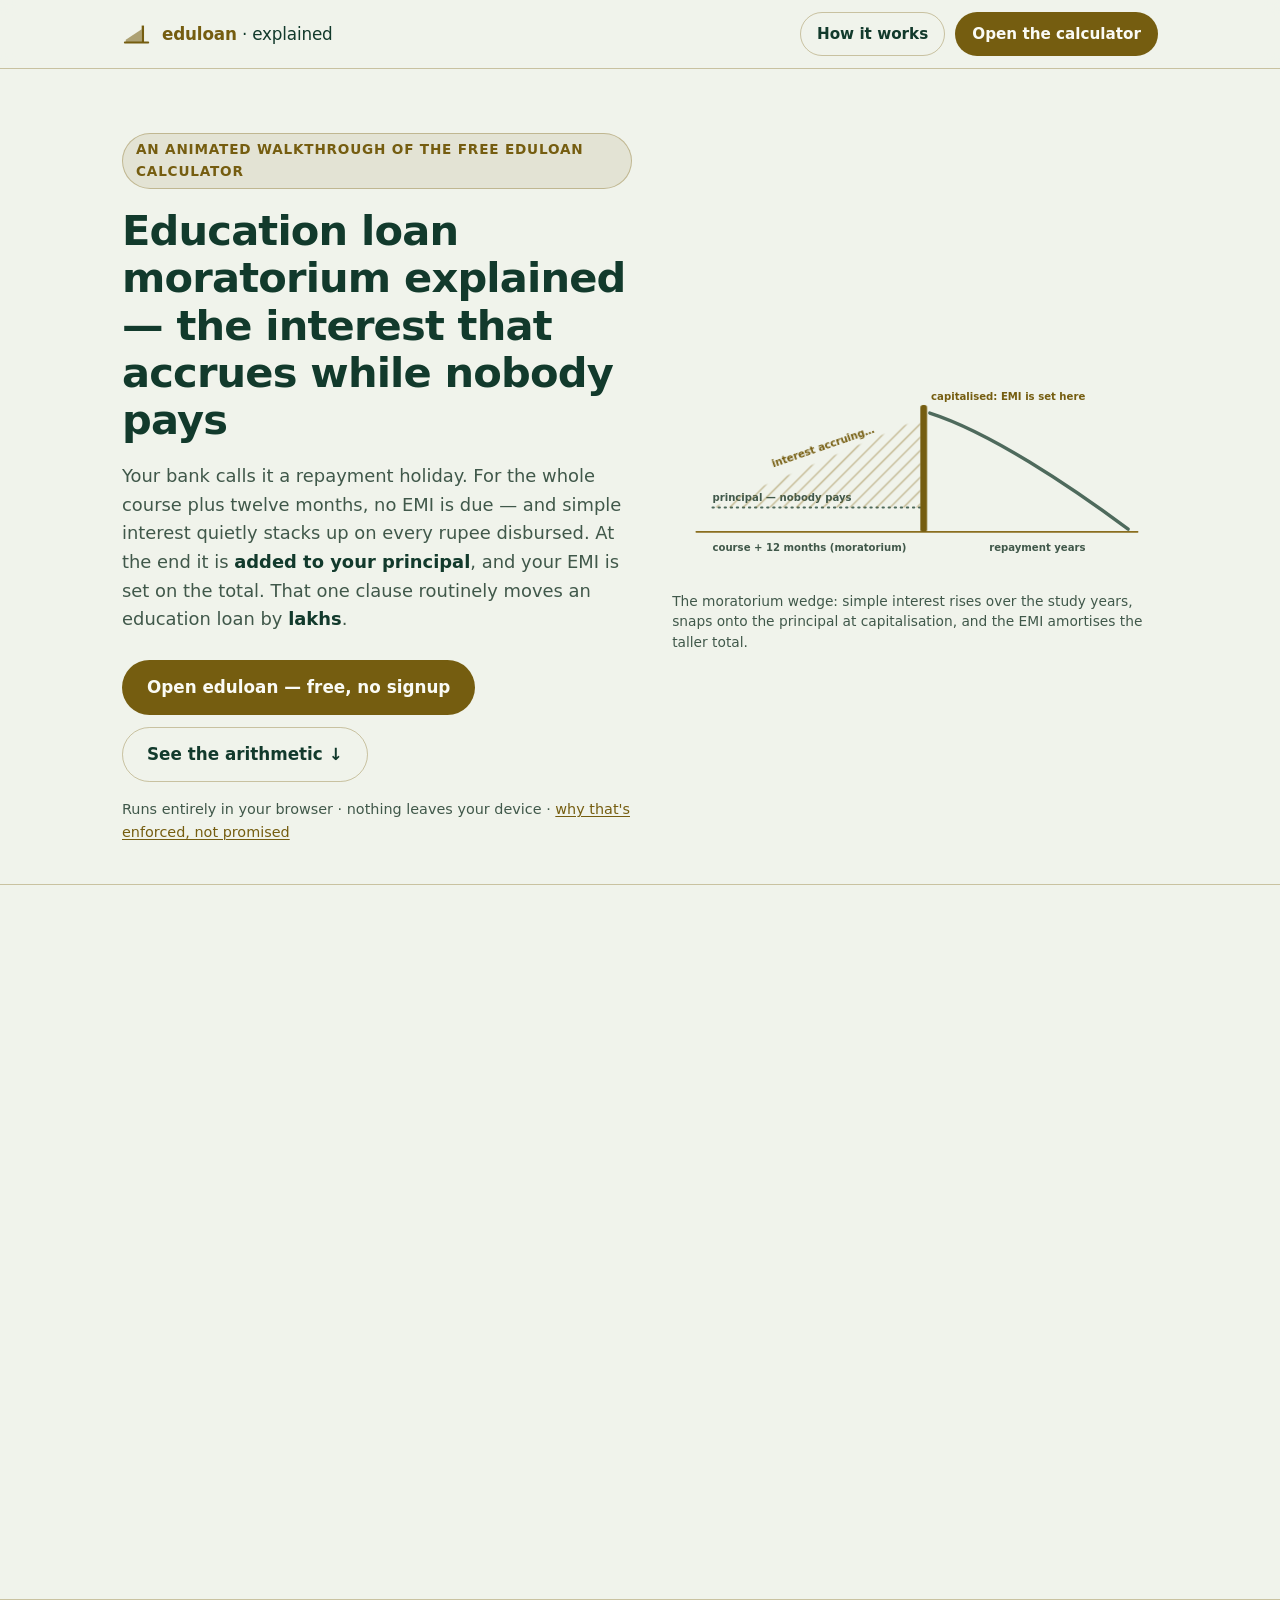
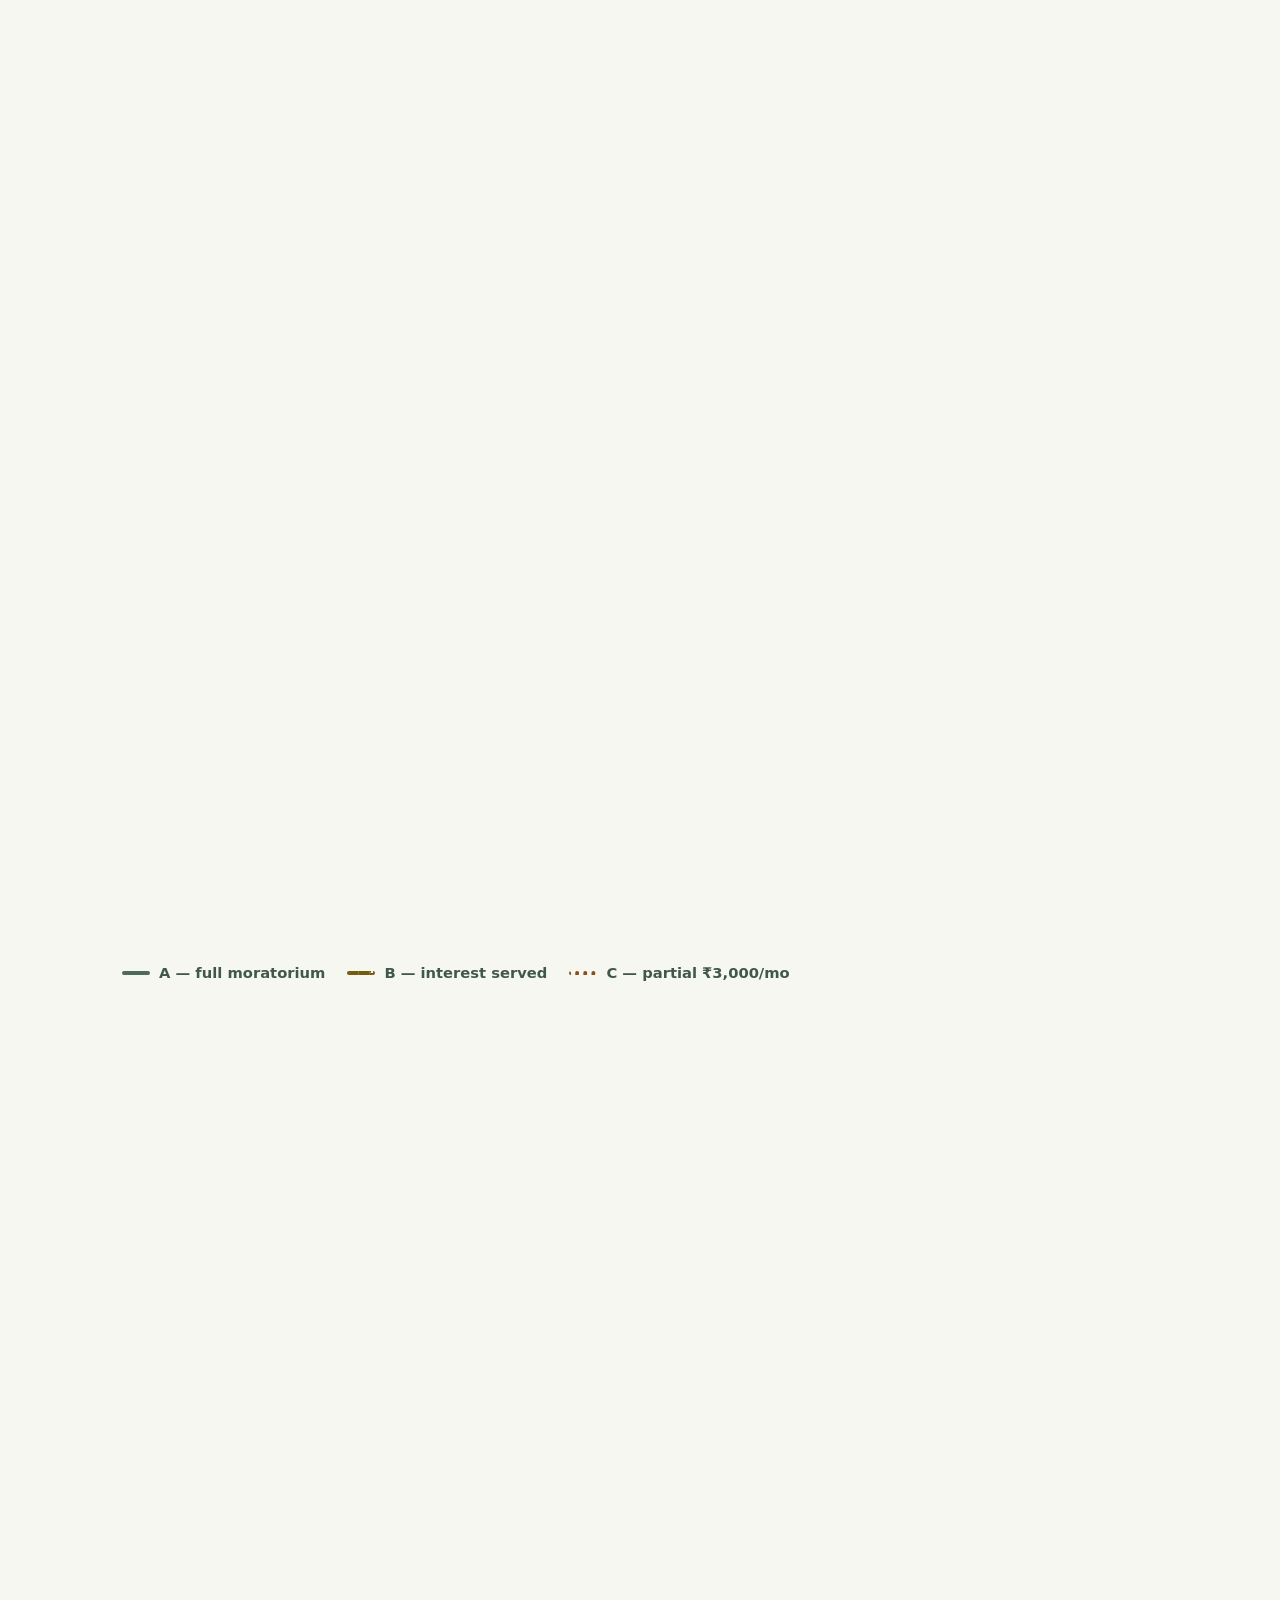
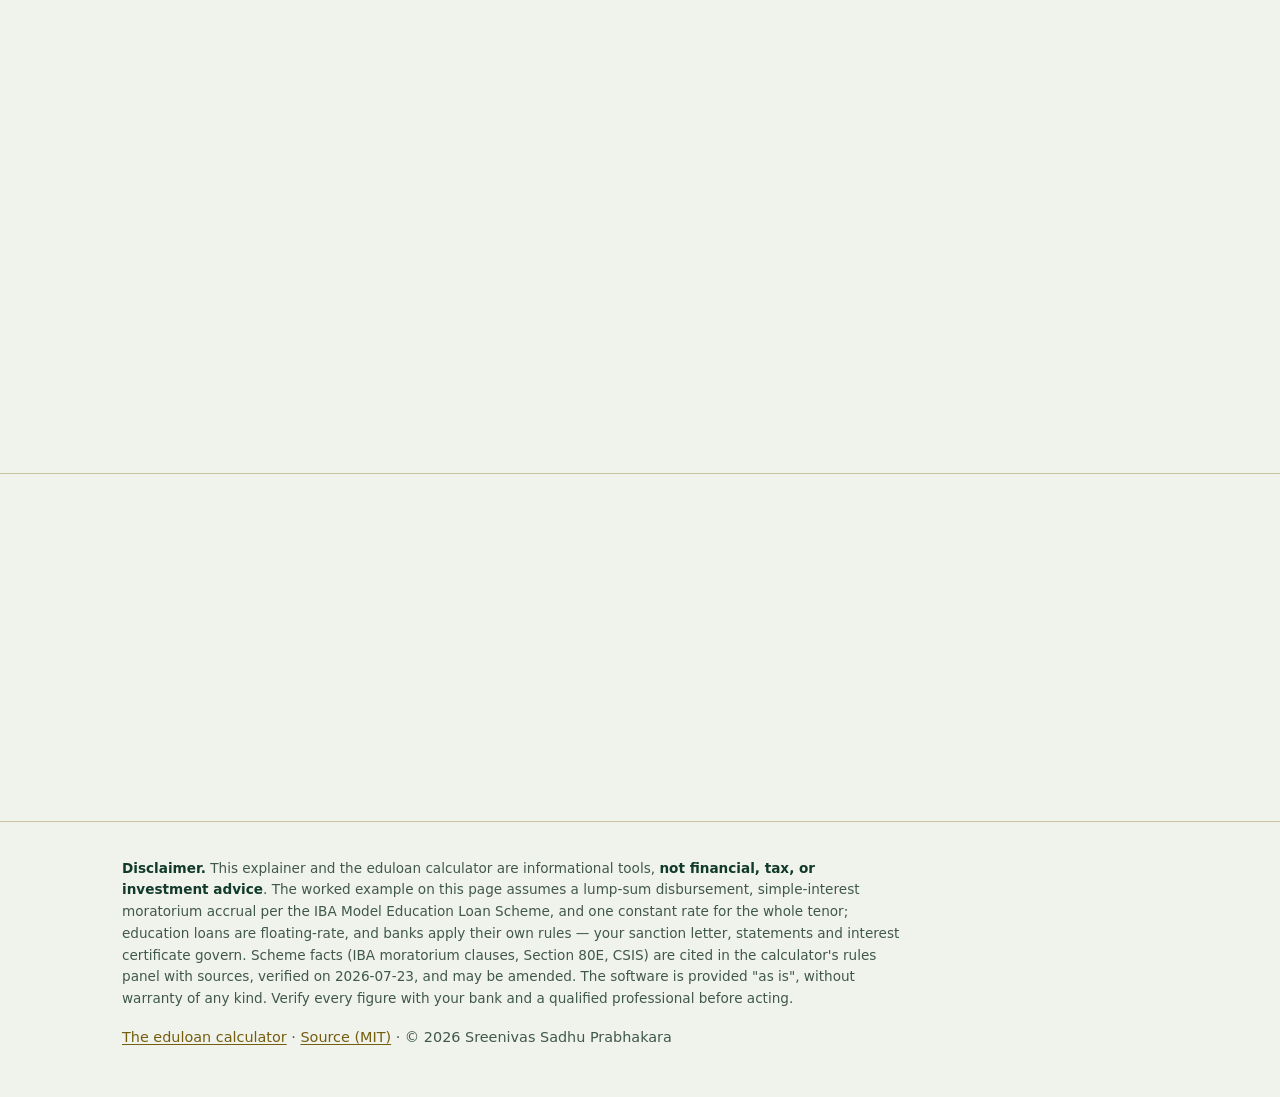
<file: index.html>
<!doctype html>
<html lang="en">
<head>
  <meta charset="utf-8">
  <meta name="viewport" content="width=device-width, initial-scale=1">
  <meta http-equiv="Content-Security-Policy" content="default-src 'self'; connect-src 'none'; img-src 'self' data:; base-uri 'none'; form-action 'none'; frame-ancestors 'none'; object-src 'none'">
  <title>eduloan explained — the education loan moratorium, animated: what the repayment holiday really costs</title>
  <meta name="description" content="Education loan moratorium explained: how simple interest accrues while nobody pays, why it is capitalised into your EMI, and how paying a little during study saves lakhs — an animated walkthrough of the free eduloan calculator.">
  <meta name="color-scheme" content="dark light">
  <link rel="canonical" href="https://sreenivas-sadhu-prabhakara.github.io/eduloan-explained/">
  <meta name="robots" content="index, follow, max-image-preview:large">
  <meta name="author" content="Sreenivas Sadhu Prabhakara">
  <meta name="keywords" content="education loan moratorium explained, education loan moratorium period, pay interest during moratorium, education loan emi calculator, moratorium interest capitalisation, IBA model education loan scheme, should I pay interest during study, education loan repayment holiday">
  <meta name="theme-color" content="#0B2B21" media="(prefers-color-scheme: dark)">
  <meta name="theme-color" content="#F0F3EB" media="(prefers-color-scheme: light)">

  <!-- Open Graph -->
  <meta property="og:type" content="website">
  <meta property="og:site_name" content="eduloan explained">
  <meta property="og:title" content="The education loan moratorium, explained — what the repayment holiday really costs">
  <meta property="og:description" content="Interest accrues while nobody pays, then it is added to your principal and your EMI is set on the total. An animated walkthrough of the choice that routinely moves an education loan by lakhs.">
  <meta property="og:url" content="https://sreenivas-sadhu-prabhakara.github.io/eduloan-explained/">
  <meta property="og:locale" content="en_IN">
  <meta property="og:image" content="https://sreenivas-sadhu-prabhakara.github.io/eduloan-explained/og-image.png">
  <meta property="og:image:width" content="1200">
  <meta property="og:image:height" content="630">
  <meta property="og:image:alt" content="eduloan explained — the moratorium wedge of accruing interest, and the three ways out of it">

  <!-- Twitter -->
  <meta name="twitter:card" content="summary_large_image">
  <meta name="twitter:title" content="The education loan moratorium, explained — what the repayment holiday really costs">
  <meta name="twitter:description" content="Interest accrues while nobody pays, then it is added to your principal and your EMI is set on the total. An animated walkthrough of the choice that routinely moves an education loan by lakhs.">
  <meta name="twitter:image" content="https://sreenivas-sadhu-prabhakara.github.io/eduloan-explained/og-image.png">
  <meta name="twitter:image:alt" content="eduloan explained — the moratorium wedge of accruing interest, and the three ways out of it">

  <link rel="stylesheet" href="styles.css">
  <link rel="icon" href="favicon.svg" type="image/svg+xml">
  <link rel="apple-touch-icon" href="apple-touch-icon.png">
  <link rel="manifest" href="manifest.webmanifest">

  <!-- Structured data (data blocks; not executable script) -->
  <script type="application/ld+json">
  {
    "@context": "https://schema.org",
    "@type": "WebSite",
    "name": "eduloan explained",
    "url": "https://sreenivas-sadhu-prabhakara.github.io/eduloan-explained/",
    "description": "An animated explainer of the education-loan moratorium — how simple interest accrues while nobody pays, why it is capitalised into the EMI, and how the eduloan calculator compares the three ways out to the paisa.",
    "inLanguage": "en-IN",
    "author": { "@type": "Person", "name": "Sreenivas Sadhu Prabhakara" },
    "license": "https://opensource.org/licenses/MIT",
    "about": {
      "@type": "WebApplication",
      "name": "eduloan",
      "url": "https://sreenivas-sadhu-prabhakara.github.io/eduloan/",
      "description": "An education-loan EMI calculator that models the moratorium: simple interest accruing through course + 12 months per the cited IBA model scheme, then EMI on the capitalised balance — with full-moratorium, interest-served and partial-payment scenarios compared to the paisa.",
      "applicationCategory": "FinanceApplication",
      "operatingSystem": "Any (modern web browser)",
      "isAccessibleForFree": true,
      "offers": { "@type": "Offer", "price": "0", "priceCurrency": "INR" },
      "softwareVersion": "0.1.0",
      "author": { "@type": "Person", "name": "Sreenivas Sadhu Prabhakara" }
    }
  }
  </script>
  <script type="application/ld+json">
  {
    "@context": "https://schema.org",
    "@type": "FAQPage",
    "mainEntity": [
      {
        "@type": "Question",
        "name": "What is the moratorium period on an education loan?",
        "acceptedAnswer": {
          "@type": "Answer",
          "text": "Under the IBA Model Education Loan Scheme, the repayment holiday (moratorium) is the course period plus one year. Simple interest accrues during it, and at the start of repayment the accrued interest is added to the principal — your EMI is then set on that larger total. Individual banks may apply their own variations, so your sanction letter governs."
        }
      },
      {
        "@type": "Question",
        "name": "Should I pay interest during the moratorium of my education loan?",
        "acceptedAnswer": {
          "@type": "Answer",
          "text": "It is a personal decision, but the arithmetic is large: on a worked ₹10 lakh loan at 10% with a 4-year course, serving the monthly interest during study reduces total outflow by ₹2,92,904.15 versus paying nothing, and even ₹3,000 a month saves ₹1,05,445.79. The free eduloan calculator computes the same comparison for your own figures, to the paisa, entirely in your browser. It is informational only, not financial advice."
        }
      },
      {
        "@type": "Question",
        "name": "Does education loan moratorium interest use simple or compound interest?",
        "acceptedAnswer": {
          "@type": "Answer",
          "text": "The IBA model scheme prescribes simple interest during the moratorium, capitalised once at the start of repayment. Some banks compound monthly instead. The eduloan calculator models the simple-interest treatment by default and has a labelled toggle for monthly compounding — figures may still differ from your bank's statement."
        }
      },
      {
        "@type": "Question",
        "name": "Is the eduloan calculator private? Does it work offline?",
        "acceptedAnswer": {
          "@type": "Answer",
          "text": "Yes. The page ships a Content-Security-Policy with connect-src 'none', so the browser itself refuses every outgoing network request — loan figures cannot leave the page even by accident. There are no accounts, no analytics, no cookies and no CDN; saved scenarios live only in your browser's localStorage, and the page keeps working with no connection at all."
        }
      }
    ]
  }
  </script>
</head>
<body>
  <a class="skip-link" href="#main">Skip to content</a>

  <header class="site-head">
    <div class="wrap head-row">
      <a class="brand" href="#top" aria-label="eduloan explained — back to top">
        <svg class="brand-mark" width="30" height="30" viewBox="0 0 64 64" aria-hidden="true">
          <polygon points="8,50 42,50 42,22 8,44" fill="currentColor" opacity="0.55"/>
          <rect x="42" y="14" width="5" height="36" fill="currentColor"/>
          <line x1="6" y1="50" x2="56" y2="50" stroke="currentColor" stroke-width="4" stroke-linecap="round"/>
        </svg>
        <span class="brand-name"><strong>eduloan</strong> · explained</span>
      </a>
      <nav aria-label="Primary">
        <a class="btn btn-ghost" href="#how">How it works</a>
        <a class="btn btn-gold" href="https://sreenivas-sadhu-prabhakara.github.io/eduloan/">Open the calculator</a>
      </nav>
    </div>
  </header>

  <main id="main">
    <!-- ============ HERO ============ -->
    <section class="hero" id="top" aria-labelledby="hero-h1">
      <div class="wrap hero-grid">
        <div class="hero-copy">
          <p class="eyebrow">An animated walkthrough of the free eduloan calculator</p>
          <h1 id="hero-h1">Education loan moratorium explained — the interest that accrues while nobody pays</h1>
          <p class="lede">Your bank calls it a repayment holiday. For the whole course plus twelve months, no EMI is due — and simple interest quietly stacks up on every rupee disbursed. At the end it is <strong>added to your principal</strong>, and your EMI is set on the total. That one clause routinely moves an education loan by <strong>lakhs</strong>.</p>
          <div class="cta-row">
            <a class="btn btn-gold btn-big" href="https://sreenivas-sadhu-prabhakara.github.io/eduloan/">Open eduloan — free, no signup</a>
            <a class="btn btn-ghost btn-big" href="#problem">See the arithmetic ↓</a>
          </div>
          <p class="hero-note">Runs entirely in your browser · nothing leaves your device · <a href="#privacy">why that's enforced, not promised</a></p>
        </div>
        <figure class="hero-fig" aria-labelledby="hero-cap">
          <svg class="hero-svg" viewBox="0 0 720 380" aria-hidden="true">
            <defs>
              <pattern id="hatchHero" width="14" height="14" patternTransform="rotate(45)" patternUnits="userSpaceOnUse">
                <line x1="0" y1="0" x2="0" y2="14" class="hatch-line"/>
              </pattern>
            </defs>
            <!-- baseline -->
            <line class="ax" x1="36" y1="308" x2="690" y2="308"/>
            <!-- principal marker -->
            <line class="p-line" x1="60" y1="272" x2="368" y2="272"/>
            <text class="svg-lab" x="60" y="262">principal — nobody pays</text>
            <!-- the wedge: interest accruing through course + 12 months -->
            <polygon class="hw-wedge" points="60,272 368,272 368,140 60,272" fill="url(#hatchHero)"/>
            <text class="svg-lab lab-gold" x="150" y="212" transform="rotate(-19 150 212)">interest accruing…</text>
            <!-- capitalisation tick -->
            <rect class="hw-tick" x="368" y="120" width="10" height="188" rx="4"/>
            <text class="svg-lab lab-gold" x="384" y="112">capitalised: EMI is set here</text>
            <!-- amortization descent -->
            <path class="hw-exit wipe" d="M382 132 C 470 160, 590 240, 676 304" pathLength="1"/>
            <!-- phase labels -->
            <text class="svg-lab" x="60" y="336">course + 12 months (moratorium)</text>
            <text class="svg-lab" x="470" y="336">repayment years</text>
          </svg>
          <figcaption id="hero-cap" class="fig-cap">The moratorium wedge: simple interest rises over the study years, snaps onto the principal at capitalisation, and the EMI amortises the taller total.</figcaption>
        </figure>
      </div>
    </section>

    <!-- ============ THE PROBLEM ============ -->
    <section class="band" id="problem" aria-labelledby="problem-h2" data-animate>
      <div class="wrap">
        <h2 id="problem-h2" class="rev">The number generic EMI calculators never show you</h2>
        <p class="section-lede rev">Type ₹10,00,000 at 10% for 10 years into any EMI tool and it says <strong class="num">₹13,215.07</strong> a month. True — and useless for an education loan, because it prices the loan as if repayment starts tomorrow. It doesn't. Under the IBA Model Education Loan Scheme, repayment starts after the <em>course period plus 12 months</em>, and the interest for that whole stretch is yours to carry.</p>
        <div class="problem-grid">
          <div class="stat-card rev">
            <p class="stat-kicker">Worked example, verified to the paisa</p>
            <p class="stat-line">₹10,00,000 sanctioned · 10% p.a. · 4-year course + 12-month tail · 10-year repayment</p>
            <dl class="stat-list">
              <div class="stat"><dt>Simple interest accrued while nobody pays</dt><dd class="num accent">₹5,00,000</dd></div>
              <div class="stat"><dt>Balance the day your first EMI is set</dt><dd class="num">₹15,00,000</dd></div>
              <div class="stat"><dt>EMI on that capitalised balance</dt><dd class="num">₹19,822.61 <span class="vs">not ₹13,215.07</span></dd></div>
            </dl>
          </div>
          <figure class="accrual-fig rev" aria-labelledby="accrual-cap">
            <svg class="accrual-svg" viewBox="0 0 560 120" aria-hidden="true">
              <rect class="bar-principal" x="10" y="40" width="340" height="40" rx="6"/>
              <g class="grow-group">
                <rect class="bar-accrual" x="350" y="40" width="170" height="40" rx="6"/>
              </g>
              <text class="svg-lab lab-on-bar" x="30" y="65">principal ₹10,00,000</text>
              <text class="svg-lab lab-gold" x="352" y="30">+ ₹5,00,000 accrued</text>
              <text class="svg-lab" x="10" y="108">60 months of silence, capitalised in one line of your sanction letter</text>
            </svg>
            <figcaption id="accrual-cap" class="fig-cap">Five years of simple interest becomes principal the day repayment begins.</figcaption>
          </figure>
        </div>
      </div>
    </section>

    <!-- ============ HOW: THREE WAYS OUT ============ -->
    <section class="band band-alt" id="how" aria-labelledby="how-h2" data-animate>
      <div class="wrap">
        <h2 id="how-h2" class="rev">Three ways out — the comparison eduloan is built around</h2>
        <p class="section-lede rev">The moratorium is a choice, not a sentence. You can pay nothing, serve the interest, or pay whatever little a family can spare. eduloan builds the full month-by-month schedule for all three and puts them side by side — computed in integer paise, so every difference is exact.</p>

        <figure class="chart-fig rev" aria-labelledby="chart-cap">
          <svg class="chart-svg" viewBox="0 0 760 430" aria-hidden="true">
            <defs>
              <pattern id="hatchChart" width="12" height="12" patternTransform="rotate(45)" patternUnits="userSpaceOnUse">
                <line x1="0" y1="0" x2="0" y2="12" class="hatch-line"/>
              </pattern>
            </defs>
            <!-- moratorium region -->
            <rect class="mora-region" x="60" y="52" width="320" height="328"/>
            <text class="svg-lab" x="70" y="72">moratorium — course + 12 months</text>
            <text class="svg-lab" x="470" y="72">repayment</text>
            <!-- axes -->
            <line class="ax" x1="60" y1="380" x2="720" y2="380"/>
            <!-- the wedge between path A and the principal line -->
            <polygon class="ch-wedge" points="60,180 380,180 380,80" fill="url(#hatchChart)"/>
            <!-- capitalisation tick -->
            <line class="ch-tick" x1="380" y1="64" x2="380" y2="380"/>
            <!-- Scenario A: balance climbs to 15L, then amortises -->
            <path class="path-a wipe" d="M60 180 L380 80 C 500 92, 620 190, 718 378" pathLength="1"/>
            <!-- Scenario C: climbs to 13.2L -->
            <path class="path-c wipe wipe-d2" d="M60 180 L380 116 C 495 128, 615 215, 714 378" pathLength="1"/>
            <!-- Scenario B: held flat at 10L -->
            <path class="path-b wipe wipe-d3" d="M60 180 L380 180 C 490 190, 600 255, 710 378" pathLength="1"/>
            <!-- balance labels -->
            <text class="svg-lab lab-a num" x="388" y="86">A ₹15,00,000</text>
            <text class="svg-lab lab-c num" x="388" y="122">C ₹13,20,000</text>
            <text class="svg-lab lab-b num" x="388" y="200">B ₹10,00,000</text>
            <text class="svg-lab" x="60" y="404">study years</text>
            <text class="svg-lab" x="640" y="404">closes at ₹0.00</text>
          </svg>
          <figcaption id="chart-cap" class="fig-cap">Loan balance over time for the worked ₹10-lakh loan. A (pay nothing) peaks at ₹15,00,000; C (₹3,000/month) at ₹13,20,000; B (interest served) never grows. Every path amortises to exactly zero.</figcaption>
          <button class="btn btn-ghost btn-small replay" type="button" data-replay="how" hidden>Replay animation</button>
        </figure>

        <ul class="legend" aria-hidden="true">
          <li><span class="sw sw-a"></span>A — full moratorium</li>
          <li><span class="sw sw-b"></span>B — interest served</li>
          <li><span class="sw sw-c"></span>C — partial ₹3,000/mo</li>
        </ul>

        <div class="scen-grid">
          <article class="scen-card scen-a rev" aria-labelledby="scen-a-h">
            <h3 id="scen-a-h"><span class="scen-badge">A</span> Full moratorium</h3>
            <p class="scen-sub">Pay nothing until repayment begins — the default nobody questions.</p>
            <dl class="figs">
              <div><dt>Paid during study</dt><dd class="num">₹0</dd></div>
              <div><dt>Balance at EMI start</dt><dd class="num">₹15,00,000</dd></div>
              <div><dt>EMI for 10 years</dt><dd class="num">₹19,822.61</dd></div>
              <div><dt>Total interest</dt><dd class="num">₹13,78,713.27</dd></div>
              <div><dt>Total outflow</dt><dd class="num strong">₹23,78,713.27</dd></div>
            </dl>
            <p class="scen-delta baseline">the baseline everything is measured against</p>
          </article>
          <article class="scen-card scen-b rev" aria-labelledby="scen-b-h">
            <h3 id="scen-b-h"><span class="scen-badge">B</span> Interest served</h3>
            <p class="scen-sub">₹8,333.33 a month during study keeps the principal untouched.</p>
            <dl class="figs">
              <div><dt>Paid during study</dt><dd class="num">₹5,00,000</dd></div>
              <div><dt>Balance at EMI start</dt><dd class="num">₹10,00,000</dd></div>
              <div><dt>EMI for 10 years</dt><dd class="num">₹13,215.07</dd></div>
              <div><dt>Total interest</dt><dd class="num">₹10,85,809.12</dd></div>
              <div><dt>Total outflow</dt><dd class="num strong">₹20,85,809.12</dd></div>
            </dl>
            <p class="scen-delta saves">saves <strong class="num">₹2,92,904.15</strong> vs paying nothing</p>
          </article>
          <article class="scen-card scen-c rev" aria-labelledby="scen-c-h">
            <h3 id="scen-c-h"><span class="scen-badge">C</span> Partial ₹3,000/mo</h3>
            <p class="scen-sub">What a family can actually spare still bends the whole curve.</p>
            <dl class="figs">
              <div><dt>Paid during study</dt><dd class="num">₹1,80,000</dd></div>
              <div><dt>Balance at EMI start</dt><dd class="num">₹13,20,000</dd></div>
              <div><dt>EMI for 10 years</dt><dd class="num">₹17,443.90</dd></div>
              <div><dt>Total interest</dt><dd class="num">₹12,73,267.48</dd></div>
              <div><dt>Total outflow</dt><dd class="num strong">₹22,73,267.48</dd></div>
            </dl>
            <p class="scen-delta saves">saves <strong class="num">₹1,05,445.79</strong> vs paying nothing</p>
          </article>
        </div>
        <p class="fine rev">Worked example only: lump-sum disbursement, simple-interest accrual per the IBA model scheme, one constant rate for the whole tenor. Every figure above is re-derived by this page's own test suite with the same paise-exact conventions the calculator uses. Your loan will differ — <a href="https://sreenivas-sadhu-prabhakara.github.io/eduloan/">run your own numbers</a>.</p>
      </div>
    </section>

    <!-- ============ THE ENGINE ============ -->
    <section class="band" id="engine" aria-labelledby="engine-h2" data-animate>
      <div class="wrap">
        <h2 id="engine-h2" class="rev">An engine that shows its working</h2>
        <p class="section-lede rev">No black box. The calculator's arithmetic follows published rules, cites them verbatim, and proves itself.</p>
        <div class="feat-grid">
          <div class="feat rev">
            <h3>Integer paise, everywhere</h3>
            <p>All money is computed in integer paise — never floating rupees — and every schedule closes at exactly <span class="num">₹0.00</span>. The closed-form annuity EMI is cross-checked against the full month-by-month simulation.</p>
          </div>
          <div class="feat rev">
            <h3>The IBA scheme, cited</h3>
            <p>Simple interest through course + 12 months, capitalised at repayment start — the model-scheme treatment, quoted verbatim in the app's rules panel with source and verified-on date. A labelled toggle switches to monthly compounding for banks that do that instead.</p>
          </div>
          <div class="feat rev">
            <h3>Section 80E, without the hype</h3>
            <p>The app shows the verbatim statute and your per-financial-year interest-paid figures — the number an 80E deduction claim is based on. It never invents a "tax saved" rupee amount.</p>
          </div>
          <div class="feat rev">
            <h3>CSIS, honestly handled</h3>
            <p>A cited eligibility checklist for the Central Sector Interest Subsidy. Declaring yourself eligible annotates the full-moratorium scenario — "borne by GoI if approved, confirm with your bank" — and never silently changes the math.</p>
          </div>
        </div>
      </div>
    </section>

    <!-- ============ PRIVACY ============ -->
    <section class="band band-alt" id="privacy" aria-labelledby="privacy-h2" data-animate>
      <div class="wrap">
        <h2 id="privacy-h2" class="rev">Privacy that is enforced, not promised</h2>
        <p class="section-lede rev">A loan application is your family's whole balance sheet. Most calculators promise not to send it anywhere. eduloan makes the promise <strong>impossible to break</strong>: the page ships a Content-Security-Policy the browser itself enforces.</p>
        <div class="priv-grid">
          <figure class="priv-fig rev" aria-labelledby="priv-cap">
            <svg class="priv-svg" viewBox="0 0 640 200" aria-hidden="true">
              <!-- the document -->
              <rect class="doc" x="30" y="50" width="110" height="120" rx="10"/>
              <line class="doc-line" x1="50" y1="82" x2="120" y2="82"/>
              <line class="doc-line" x1="50" y1="106" x2="120" y2="106"/>
              <line class="doc-line" x1="50" y1="130" x2="100" y2="130"/>
              <text class="svg-lab" x="30" y="36">your loan figures</text>
              <!-- attempted request -->
              <line class="req-path" x1="150" y1="110" x2="410" y2="110"/>
              <circle class="req-dot" cx="160" cy="110" r="7"/>
              <!-- the wall -->
              <rect class="csp-wall" x="418" y="34" width="14" height="150" rx="6"/>
              <g class="blocked-x">
                <line x1="404" y1="96" x2="432" y2="124"/>
                <line x1="432" y1="96" x2="404" y2="124"/>
              </g>
              <text class="svg-lab lab-gold" x="352" y="26">connect-src 'none'</text>
              <!-- the unreachable internet -->
              <g class="cloud">
                <ellipse cx="540" cy="112" rx="58" ry="30"/>
                <ellipse cx="508" cy="96" rx="30" ry="20"/>
                <ellipse cx="566" cy="92" rx="26" ry="18"/>
              </g>
              <text class="svg-lab lab-dim" x="498" y="166">unreachable</text>
            </svg>
            <figcaption id="priv-cap" class="fig-cap">Every outgoing request dies at the policy wall — the browser refuses it before it exists.</figcaption>
          </figure>
          <div class="priv-copy rev">
            <pre class="csp-block" aria-label="The Content-Security-Policy header"><code>Content-Security-Policy:
  default-src 'self';
  <mark>connect-src 'none'</mark>;
  img-src 'self' data:;
  base-uri 'none'; form-action 'none';
  frame-ancestors 'none'; object-src 'none'</code></pre>
            <ul class="priv-list">
              <li><strong>No network path exists.</strong> <code>connect-src 'none'</code> means the browser refuses every outgoing request — not "we don't send data", but "sending is impossible".</li>
              <li><strong>Nothing external, ever.</strong> No analytics, no cookies, no CDN, no web fonts, no service worker. Open DevTools and watch: zero requests after load.</li>
              <li><strong>Yours stays yours.</strong> Saved scenarios live only in your browser's localStorage; print and CSV export are the only ways data leaves — both by your hand.</li>
              <li><strong>Works with no connection at all.</strong> Load it once, switch off the network, and everything still computes.</li>
            </ul>
          </div>
        </div>
      </div>
    </section>

    <!-- ============ FEATURE TOUR ============ -->
    <section class="band" id="tour" aria-labelledby="tour-h2" data-animate>
      <div class="wrap">
        <h2 id="tour-h2" class="rev">What's inside the calculator</h2>
        <div class="feat-grid tour-grid">
          <div class="feat rev">
            <h3>Your loan, precisely</h3>
            <p>Sanctioned amount, rate, course length, an editable moratorium tail, tenure up to 15 years, and lump-sum or yearly/semester tranche disbursement — with instant recompute.</p>
          </div>
          <div class="feat rev">
            <h3>The moratorium wedge</h3>
            <p>A live timeline of your three balance paths — the hatched gold wedge is your interest accruing while nobody pays, redrawn as you type.</p>
          </div>
          <div class="feat rev">
            <h3>Month-by-month schedules</h3>
            <p>Accrual rows through the moratorium, then amortisation grouped by year, closing at exactly ₹0.00 — with per-financial-year (April–March) interest subtotals for your 80E claim.</p>
          </div>
          <div class="feat rev">
            <h3>Named scenarios</h3>
            <p>Save comparisons under your own names in localStorage, and come back to them — nothing needs an account.</p>
          </div>
          <div class="feat rev">
            <h3>Print &amp; CSV</h3>
            <p>A one-page printable comparison sheet (three scenarios, assumptions and sources) and RFC-4180 CSV export of any schedule — the only backup, by design.</p>
          </div>
          <div class="feat rev">
            <h3>Rules panel</h3>
            <p>Every fact the engine relies on — IBA scheme clauses, Section 80E, CSIS figures — listed with clause citation, source and verified-on date. Nothing invented.</p>
          </div>
        </div>
      </div>
    </section>

    <!-- ============ CTA ============ -->
    <section class="band cta-band" aria-labelledby="cta-h2" data-animate>
      <div class="wrap cta-inner rev">
        <h2 id="cta-h2">Model your own loan before you sign for it</h2>
        <p>Free, no signup, no tracking — and the moratorium finally on the table.</p>
        <a class="btn btn-gold btn-big" href="https://sreenivas-sadhu-prabhakara.github.io/eduloan/">Open the eduloan calculator</a>
        <p class="cta-sub">sreenivas-sadhu-prabhakara.github.io/eduloan</p>
      </div>
    </section>
  </main>

  <footer class="site-foot">
    <div class="wrap">
      <p class="foot-disclaimer"><strong>Disclaimer.</strong> This explainer and the eduloan calculator are informational tools, <strong>not financial, tax, or investment advice</strong>. The worked example on this page assumes a lump-sum disbursement, simple-interest moratorium accrual per the IBA Model Education Loan Scheme, and one constant rate for the whole tenor; education loans are floating-rate, and banks apply their own rules — your sanction letter, statements and interest certificate govern. Scheme facts (IBA moratorium clauses, Section 80E, CSIS) are cited in the calculator's rules panel with sources, verified on 2026-07-23, and may be amended. The software is provided "as is", without warranty of any kind. Verify every figure with your bank and a qualified professional before acting.</p>
      <p class="foot-links">
        <a href="https://sreenivas-sadhu-prabhakara.github.io/eduloan/">The eduloan calculator</a> ·
        <a href="https://github.com/Sreenivas-Sadhu-Prabhakara/eduloan-explained">Source (MIT)</a> ·
        © 2026 Sreenivas Sadhu Prabhakara
      </p>
    </div>
  </footer>

  <script src="data/example.js"></script>
  <script src="app.js"></script>
</body>
</html>
</file>
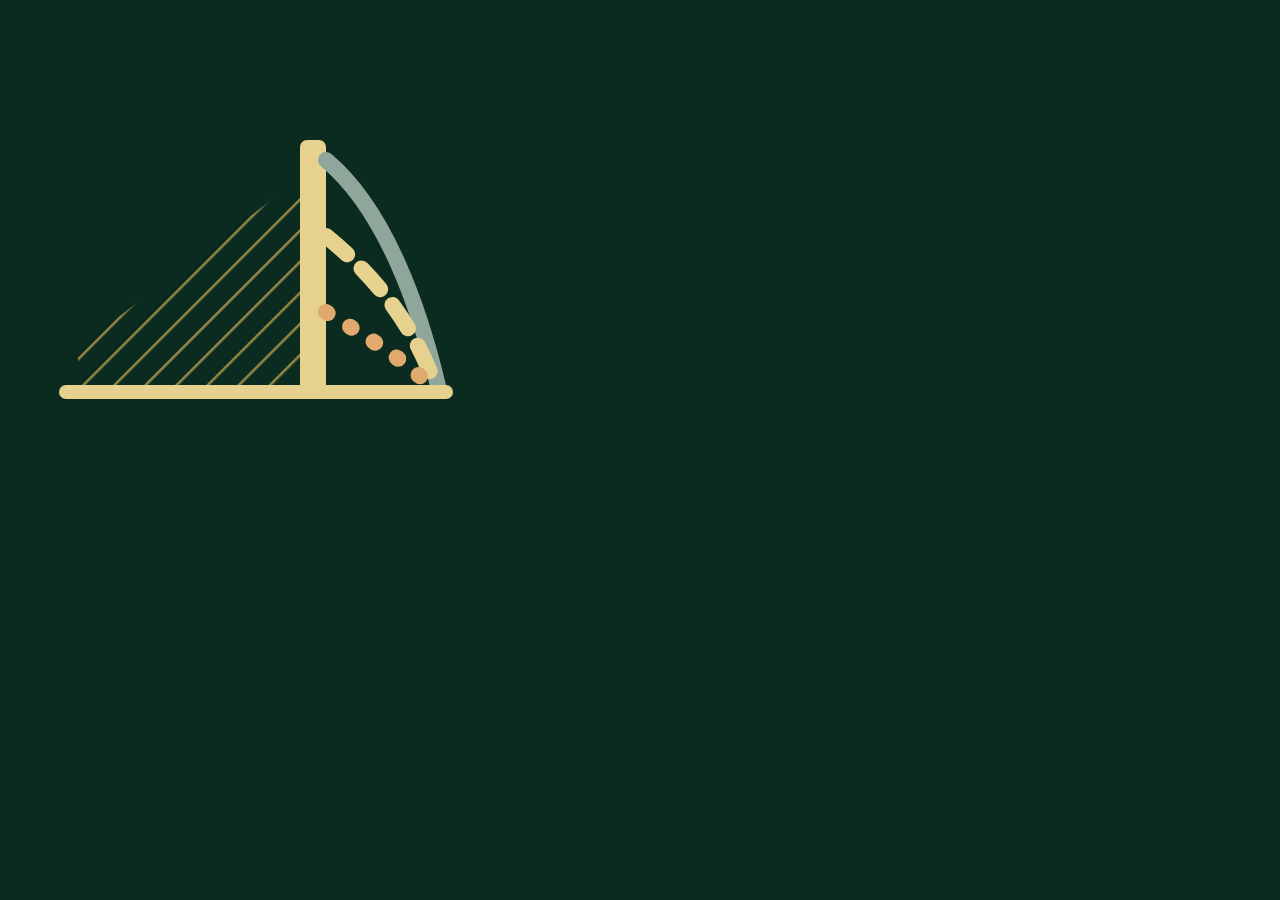
<file: assets/icon.html>
<!doctype html>
<html lang="en">
<head>
<meta charset="utf-8">
<style>
  /* Rendered locally to icon-512.png — never served under the CSP. */
  * { margin: 0; padding: 0; }
  html, body { width: 512px; height: 512px; overflow: hidden; }
  body { background: #0B2B21; }
  svg { display: block; }
</style>
</head>
<body>
<!-- 12% safe padding for maskable: content kept within 62..450.
     Family mark: the moratorium wedge — here with the THREE exit paths,
     the explainer's signature. -->
<svg width="512" height="512" viewBox="0 0 512 512" xmlns="http://www.w3.org/2000/svg">
  <rect width="512" height="512" fill="#0B2B21"/>
  <defs>
    <pattern id="hatch" width="22" height="22" patternTransform="rotate(45)" patternUnits="userSpaceOnUse">
      <line x1="0" y1="0" x2="0" y2="22" stroke="#C4A44E" stroke-width="5" opacity="0.75"/>
    </pattern>
  </defs>
  <!-- the moratorium wedge rising from the principal baseline -->
  <polygon points="78,392 300,392 300,178 78,348" fill="url(#hatch)"/>
  <!-- capitalisation tick -->
  <rect x="300" y="140" width="26" height="252" rx="7" fill="#E6D28E"/>
  <!-- three exit paths: A solid sage, B dashed gold, C dotted copper -->
  <path d="M326 160 C 386 210, 420 310, 438 386" fill="none" stroke="#8FA79A" stroke-width="16" stroke-linecap="round"/>
  <path d="M326 236 C 380 280, 416 330, 436 388" fill="none" stroke="#E6D28E" stroke-width="16" stroke-linecap="round" stroke-dasharray="28 20"/>
  <path d="M326 312 C 372 340, 408 362, 434 390" fill="none" stroke="#E0A96D" stroke-width="16" stroke-linecap="round" stroke-dasharray="2 26"/>
  <!-- baseline -->
  <line x1="66" y1="392" x2="446" y2="392" stroke="#E6D28E" stroke-width="14" stroke-linecap="round"/>
</svg>
</body>
</html>
</file>
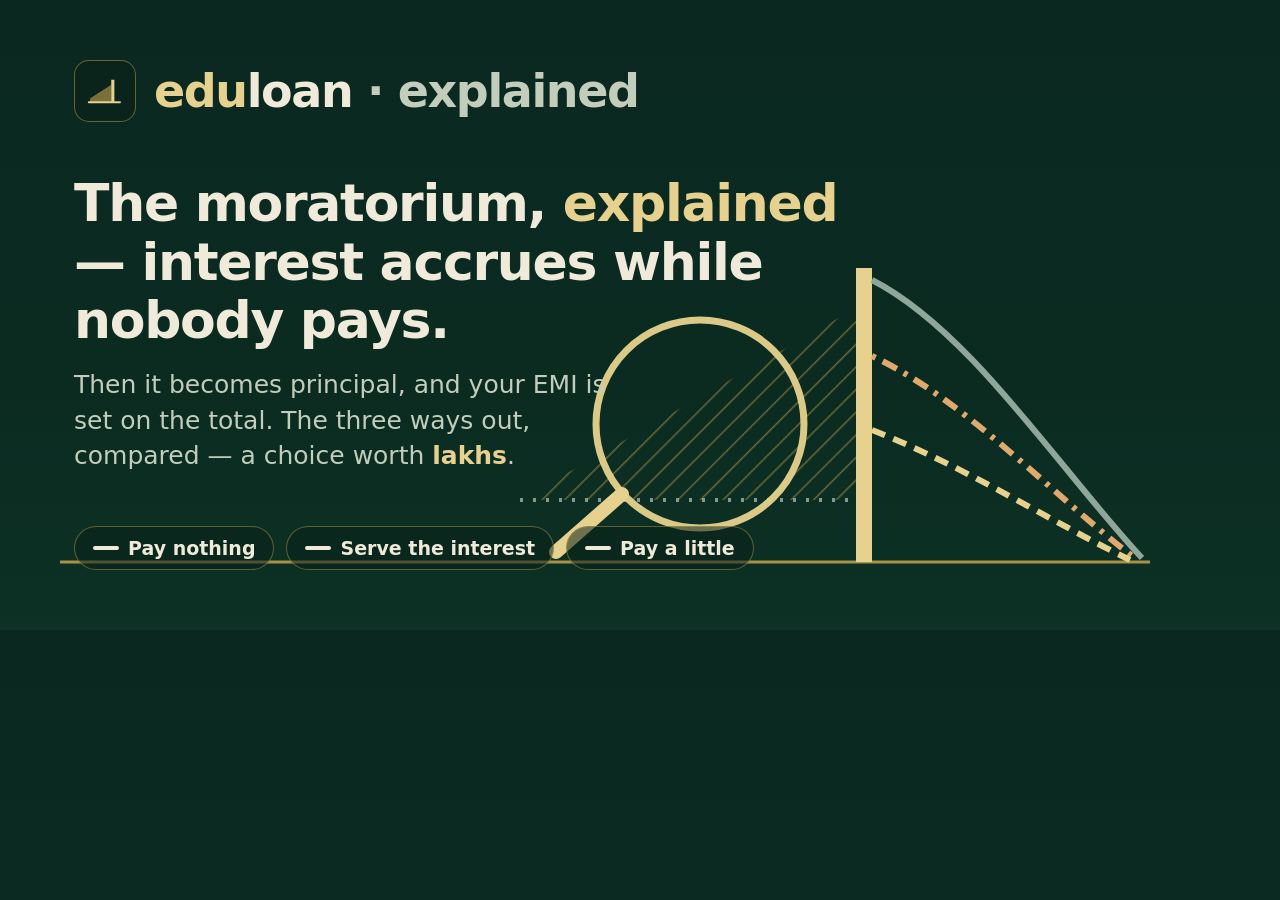
<file: assets/og.html>
<!doctype html>
<html lang="en">
<head>
<meta charset="utf-8">
<style>
  /* Rendered locally to og-image.png (1200×630) — never served under the CSP. */
  :root {
    --bg: #0B2B21; --panel: #113828; --ink: #EFEAD9; --muted: #C2CDBB;
    --gold: #E6D28E; --brass: #C4A44E; --sage: #8FA79A; --copper: #E0A96D;
    --sans: system-ui, -apple-system, "Segoe UI", Roboto, Helvetica, Arial, sans-serif;
  }
  * { box-sizing: border-box; margin: 0; padding: 0; }
  html, body { width: 1200px; height: 630px; overflow: hidden; }
  body {
    background: linear-gradient(180deg, #0a2820 0%, #0B2B21 62%, #0d3125 100%);
    font-family: var(--sans); color: var(--ink); -webkit-font-smoothing: antialiased;
    position: relative;
  }
  .stage { position: absolute; inset: 0; }
  .frame { position: absolute; inset: 0; padding: 60px 74px; display: flex; flex-direction: column; justify-content: space-between; }
  .brand { display: flex; align-items: center; gap: 18px; }
  .mark { width: 62px; height: 62px; border-radius: 15px; background: #0a241b; border: 1.5px solid rgba(196,164,78,0.5); display: grid; place-items: center; }
  .wordmark { font-size: 46px; font-weight: 800; letter-spacing: -0.03em; }
  .wordmark .edu { color: var(--gold); }
  .wordmark .expl { color: var(--muted); font-weight: 650; }
  .headline { max-width: 780px; }
  .headline h1 { font-size: 52px; font-weight: 800; letter-spacing: -0.025em; line-height: 1.12; }
  .headline h1 em { font-style: normal; color: var(--gold); }
  .headline p { margin-top: 18px; font-size: 25px; color: var(--muted); line-height: 1.42; max-width: 34ch; }
  .headline p strong { color: var(--gold); font-weight: 750; }
  .chips { display: flex; gap: 12px; }
  .chip {
    display: inline-flex; align-items: center; gap: 9px; padding: 10px 18px;
    border: 1.5px solid rgba(196,164,78,0.45); border-radius: 999px;
    background: rgba(10,33,26,0.55); font-size: 19px; font-weight: 650; color: var(--ink);
  }
  .chip .sw { width: 26px; height: 0; border-top: 4px solid; border-radius: 2px; }
  .sw-a { border-color: var(--sage); }
  .sw-b { border-color: var(--gold); border-top-style: dashed; }
  .sw-c { border-color: var(--copper); border-top-style: dotted; }
</style>
</head>
<body>
  <!-- the moratorium wedge with its three exit paths — the family motif -->
  <svg class="stage" width="1200" height="630" viewBox="0 0 1200 630" xmlns="http://www.w3.org/2000/svg">
    <defs>
      <pattern id="hatch" width="16" height="16" patternTransform="rotate(45)" patternUnits="userSpaceOnUse">
        <line x1="0" y1="0" x2="0" y2="16" stroke="#C4A44E" stroke-width="3" opacity="0.5"/>
      </pattern>
    </defs>
    <!-- baseline -->
    <line x1="60" y1="562" x2="1150" y2="562" stroke="#C4A44E" stroke-width="3" opacity="0.85"/>
    <!-- principal line through the moratorium -->
    <line x1="520" y1="500" x2="856" y2="500" stroke="#8FA79A" stroke-width="4" stroke-dasharray="3 10" opacity="0.9"/>
    <!-- the wedge: interest accruing while nobody pays -->
    <polygon points="520,500 856,500 856,308 520,500" fill="url(#hatch)"/>
    <!-- capitalisation tick -->
    <rect x="856" y="268" width="16" height="294" fill="#E6D28E"/>
    <!-- three exit paths -->
    <path d="M872 280 C 970 330, 1060 470, 1142 558" fill="none" stroke="#8FA79A" stroke-width="6"/>
    <path d="M872 356 C 966 400, 1052 495, 1136 559" fill="none" stroke="#E0A96D" stroke-width="6" stroke-dasharray="4 8 16 8"/>
    <path d="M872 430 C 964 466, 1048 520, 1130 560" fill="none" stroke="#E6D28E" stroke-width="6" stroke-dasharray="14 9"/>
    <!-- magnifier ring over the wedge — the "explained" mark -->
    <circle cx="700" cy="424" r="104" fill="none" stroke="#E6D28E" stroke-width="7" opacity="0.95"/>
    <line x1="622" y1="494" x2="556" y2="552" stroke="#E6D28E" stroke-width="14" stroke-linecap="round"/>
  </svg>

  <div class="frame">
    <div class="brand">
      <div class="mark">
        <svg width="40" height="40" viewBox="0 0 64 64" xmlns="http://www.w3.org/2000/svg">
          <polygon points="8,50 42,50 42,22 8,44" fill="#C4A44E" opacity="0.6"/>
          <rect x="42" y="14" width="5" height="36" fill="#E6D28E"/>
          <line x1="6" y1="50" x2="56" y2="50" stroke="#E6D28E" stroke-width="3" stroke-linecap="round"/>
        </svg>
      </div>
      <div class="wordmark"><span class="edu">edu</span>loan <span class="expl">· explained</span></div>
    </div>

    <div class="headline">
      <h1>The moratorium, <em>explained</em> — interest accrues while nobody pays.</h1>
      <p>Then it becomes principal, and your EMI is set on the total. The three ways out, compared — a choice worth <strong>lakhs</strong>.</p>
    </div>

    <div class="chips">
      <span class="chip"><span class="sw sw-a"></span>Pay nothing</span>
      <span class="chip"><span class="sw sw-b"></span>Serve the interest</span>
      <span class="chip"><span class="sw sw-c"></span>Pay a little</span>
    </div>
  </div>
</body>
</html>
</file>
<file: styles.css>
/* ============================================================
   eduloan-explained — same family as the eduloan calculator:
   deep bottle green + pale champagne gold, the moratorium wedge.
   All animation is CSS-only, gated behind prefers-reduced-motion:
   the default (unanimated) state of every element is its final,
   fully-legible state.
   ============================================================ */

:root {
  --bg:        #0B2B21;
  --panel:     #113828;
  --panel2:    #16452F;
  --line:      rgba(196, 164, 78, 0.30);   /* deep brass hairlines */
  --ink:       #EFEAD9;                    /* warm ivory */
  --muted:     #C2CDBB;
  --gold:      #E6D28E;                    /* pale champagne gold */
  --brass:     #C4A44E;
  --sage:      #A2BAAD;                    /* Scenario A */
  --copper:    #E0A96D;                    /* Scenario C */
  --gold-dim:  rgba(230, 210, 142, 0.13);
  --focus:     #E6D28E;
  --btn-ink:   #0B2B21;                    /* text on a gold button */

  --sans: system-ui, -apple-system, "Segoe UI", Roboto, Helvetica, Arial, sans-serif;
  --mono: ui-monospace, "SF Mono", Menlo, Consolas, "Liberation Mono", monospace;
  --radius: 14px;
  --radius-sm: 8px;
  --wrap: 1080px;
}

@media (prefers-color-scheme: light) {
  :root {
    --bg:        #F0F3EB;                  /* celadon-tinted paper */
    --panel:     #FAFBF5;
    --panel2:    #E6ECDC;
    --line:      rgba(126, 100, 20, 0.35);
    --ink:       #123A2C;                  /* bottle-green ink */
    --muted:     #40584A;
    --gold:      #755D10;                  /* brass deepened for AA on light */
    --brass:     #8A6E1F;
    --sage:      #4E6A5C;
    --copper:    #8A501B;
    --gold-dim:  rgba(117, 93, 16, 0.10);
    --focus:     #123A2C;
    --btn-ink:   #FAFBF5;
  }
}

* { box-sizing: border-box; }
html { -webkit-text-size-adjust: 100%; scroll-behavior: smooth; }

body {
  margin: 0;
  background: var(--bg);
  color: var(--ink);
  font-family: var(--sans);
  font-size: 16.5px;
  line-height: 1.6;
  -webkit-font-smoothing: antialiased;
  text-rendering: optimizeLegibility;
}

h1, h2, h3 { margin: 0; font-weight: 750; letter-spacing: -0.02em; line-height: 1.14; }
p { margin: 0; }
code { font-family: var(--mono); font-size: 0.92em; color: var(--gold); }
a { color: var(--gold); text-decoration-thickness: 1px; text-underline-offset: 2px; }
a:hover { color: var(--ink); }
.num { font-variant-numeric: tabular-nums; }

.wrap { max-width: var(--wrap); margin: 0 auto; padding: 0 22px; }

.sr-only {
  position: absolute; width: 1px; height: 1px; margin: -1px; padding: 0;
  overflow: hidden; clip: rect(0 0 0 0); white-space: nowrap; border: 0;
}

/* ---------------- skip link + focus ---------------- */
.skip-link {
  position: absolute; left: -9999px; top: 0; z-index: 99;
  background: var(--gold); color: var(--btn-ink); padding: 10px 16px;
  border-radius: 0 0 var(--radius-sm) 0; font-weight: 700;
}
.skip-link:focus { left: 0; }
:focus-visible { outline: 2px solid var(--focus); outline-offset: 2px; border-radius: 3px; }

/* ---------------- header ---------------- */
.site-head {
  position: sticky; top: 0; z-index: 20;
  background: color-mix(in srgb, var(--bg) 88%, transparent);
  backdrop-filter: blur(8px);
  border-bottom: 1px solid var(--line);
}
.head-row { display: flex; align-items: center; justify-content: space-between; gap: 14px; padding-top: 12px; padding-bottom: 12px; }
.brand { display: inline-flex; align-items: center; gap: 10px; text-decoration: none; color: var(--ink); }
.brand-mark { color: var(--gold); flex: none; }
.brand-name { font-size: 1.05rem; letter-spacing: -0.01em; }
.brand-name strong { color: var(--gold); font-weight: 800; }
.site-head nav { display: flex; gap: 10px; align-items: center; flex-wrap: wrap; }

/* ---------------- buttons ---------------- */
.btn {
  display: inline-flex; align-items: center; gap: 8px;
  padding: 9px 16px; border-radius: 999px; border: 1.5px solid transparent;
  font: inherit; font-weight: 700; font-size: 0.95rem;
  text-decoration: none; cursor: pointer; white-space: nowrap;
}
.btn-gold { background: var(--gold); color: var(--btn-ink); }
.btn-gold:hover { background: var(--brass); color: var(--btn-ink); }
.btn-ghost { background: transparent; color: var(--ink); border-color: var(--line); }
.btn-ghost:hover { border-color: var(--gold); color: var(--gold); }
.btn-big { padding: 13px 24px; font-size: 1.05rem; }
.btn-small { padding: 6px 12px; font-size: 0.85rem; }

/* ---------------- hero ---------------- */
.hero { padding: 64px 0 40px; border-bottom: 1px solid var(--line); overflow: hidden; }
.hero-grid { display: grid; grid-template-columns: minmax(0, 1.05fr) minmax(0, 1fr); gap: 40px; align-items: center; }
.eyebrow {
  display: inline-block; font-size: 0.85rem; font-weight: 700; letter-spacing: 0.06em;
  text-transform: uppercase; color: var(--gold);
  border: 1px solid var(--line); border-radius: 999px; padding: 5px 13px;
  background: var(--gold-dim); margin-bottom: 18px;
}
.hero h1 { font-size: clamp(1.7rem, 3.6vw, 2.6rem); max-width: 21ch; }
.lede { margin-top: 18px; font-size: 1.12rem; color: var(--muted); max-width: 56ch; }
.lede strong { color: var(--ink); }
.cta-row { display: flex; gap: 12px; flex-wrap: wrap; margin-top: 26px; }
.hero-note { margin-top: 16px; font-size: 0.9rem; color: var(--muted); }

.hero-fig, .chart-fig, .accrual-fig, .priv-fig { margin: 0; }
.hero-svg, .chart-svg, .accrual-svg, .priv-svg { display: block; width: 100%; height: auto; }
.fig-cap { margin-top: 10px; font-size: 0.86rem; color: var(--muted); line-height: 1.5; }

/* ---------------- SVG shared ---------------- */
.ax { stroke: var(--brass); stroke-width: 2.5; stroke-linecap: round; }
.hatch-line { stroke: var(--brass); stroke-width: 3; opacity: 0.6; }
.svg-lab { font-family: var(--sans); font-size: 15px; font-weight: 650; fill: var(--muted); }
.lab-gold { fill: var(--gold); }
.lab-a { fill: var(--sage); }
.lab-b { fill: var(--gold); }
.lab-c { fill: var(--copper); }
.lab-dim { fill: var(--muted); }
.lab-on-bar { fill: var(--bg); font-weight: 750; }

/* hero pieces */
.p-line { stroke: var(--sage); stroke-width: 3; stroke-dasharray: 2 7; stroke-linecap: round; }
.hw-tick { fill: var(--gold); }
.hw-exit { fill: none; stroke: var(--sage); stroke-width: 5; stroke-linecap: round; }

/* problem accrual bar */
.bar-principal { fill: var(--sage); }
.bar-accrual { fill: var(--gold); }
@media (prefers-color-scheme: light) {
  .lab-on-bar { fill: #FAFBF5; }
}

/* chart */
.mora-region { fill: var(--panel); }
.ch-tick { stroke: var(--gold); stroke-width: 4; stroke-linecap: round; }
.path-a { fill: none; stroke: var(--sage); stroke-width: 5; stroke-linecap: round; }
.path-b { fill: none; stroke: var(--gold); stroke-width: 5; stroke-linecap: round; stroke-dasharray: 12 8; }
.path-c { fill: none; stroke: var(--copper); stroke-width: 5; stroke-linecap: round; stroke-dasharray: 3 7 14 7; }
.chart-svg .num { font-variant-numeric: tabular-nums; }

/* privacy scene */
.doc { fill: var(--panel2); stroke: var(--sage); stroke-width: 2.5; }
.doc-line { stroke: var(--sage); stroke-width: 4; stroke-linecap: round; }
.req-path { stroke: var(--muted); stroke-width: 2.5; stroke-dasharray: 3 9; stroke-linecap: round; opacity: 0.7; }
.req-dot { fill: var(--gold); opacity: 0; }
.csp-wall { fill: var(--gold); }
.blocked-x line { stroke: var(--copper); stroke-width: 6; stroke-linecap: round; }
.cloud ellipse { fill: none; stroke: var(--muted); stroke-width: 2.5; stroke-dasharray: 5 7; opacity: 0.75; }

/* ---------------- bands / sections ---------------- */
.band { padding: 64px 0; border-bottom: 1px solid var(--line); }
.band-alt { background: color-mix(in srgb, var(--panel) 55%, var(--bg)); }
.band h2 { font-size: clamp(1.4rem, 2.8vw, 2rem); max-width: 30ch; }
.section-lede { margin-top: 14px; font-size: 1.06rem; color: var(--muted); max-width: 68ch; }
.section-lede strong, .section-lede em { color: var(--ink); }

/* problem */
.problem-grid { display: grid; grid-template-columns: minmax(0, 1fr) minmax(0, 1.1fr); gap: 28px; margin-top: 32px; align-items: center; }
.stat-card {
  background: var(--panel); border: 1px solid var(--line); border-radius: var(--radius);
  padding: 22px 24px;
}
.stat-kicker { font-size: 0.8rem; font-weight: 750; letter-spacing: 0.07em; text-transform: uppercase; color: var(--gold); }
.stat-line { margin-top: 8px; font-size: 0.95rem; color: var(--muted); }
.stat-list { margin: 14px 0 0; }
.stat { display: flex; justify-content: space-between; align-items: baseline; gap: 14px; padding: 10px 0; border-top: 1px solid var(--line); }
.stat dt { font-size: 0.95rem; color: var(--muted); }
.stat dd { margin: 0; font-size: 1.15rem; font-weight: 800; }
.stat dd.accent { color: var(--gold); }
.stat .vs { display: block; font-size: 0.8rem; font-weight: 650; color: var(--muted); text-align: right; }

/* legend + scenario cards */
.legend { list-style: none; display: flex; flex-wrap: wrap; gap: 10px 22px; padding: 0; margin: 18px 0 0; font-size: 0.92rem; color: var(--muted); font-weight: 650; }
.legend li { display: inline-flex; align-items: center; gap: 9px; }
.sw { width: 28px; height: 0; border-top: 4px solid; border-radius: 2px; }
.sw-a { border-color: var(--sage); }
.sw-b { border-color: var(--gold); border-top-style: dashed; }
.sw-c { border-color: var(--copper); border-top-style: dotted; }

.scen-grid { display: grid; grid-template-columns: repeat(3, minmax(0, 1fr)); gap: 18px; margin-top: 26px; }
.scen-card {
  background: var(--panel); border: 1px solid var(--line); border-radius: var(--radius);
  padding: 20px; display: flex; flex-direction: column;
}
.scen-card h3 { display: flex; align-items: center; gap: 10px; font-size: 1.08rem; }
.scen-badge {
  flex: none; width: 30px; height: 30px; border-radius: 50%;
  display: inline-grid; place-items: center;
  font-size: 0.95rem; font-weight: 800;
  border: 2px solid; color: var(--ink);
}
.scen-a .scen-badge { border-color: var(--sage); }
.scen-b .scen-badge { border-color: var(--gold); }
.scen-c .scen-badge { border-color: var(--copper); }
.scen-a { border-top: 3px solid var(--sage); }
.scen-b { border-top: 3px solid var(--gold); }
.scen-c { border-top: 3px solid var(--copper); }
.scen-sub { margin-top: 8px; font-size: 0.9rem; color: var(--muted); min-height: 3em; }
.figs { margin: 10px 0 0; }
.figs > div { display: flex; justify-content: space-between; gap: 10px; padding: 7px 0; border-top: 1px solid var(--line); align-items: baseline; }
.figs dt { font-size: 0.86rem; color: var(--muted); }
.figs dd { margin: 0; font-weight: 700; font-size: 0.98rem; }
.figs dd.strong { font-size: 1.08rem; font-weight: 800; color: var(--gold); }
.scen-delta { margin-top: 12px; font-size: 0.92rem; padding: 8px 12px; border-radius: var(--radius-sm); }
.scen-delta.saves { background: var(--gold-dim); color: var(--ink); border: 1px solid var(--line); }
.scen-delta.saves strong { color: var(--gold); }
.scen-delta.baseline { color: var(--muted); border: 1px dashed var(--line); }
.fine { margin-top: 22px; font-size: 0.88rem; color: var(--muted); max-width: 78ch; }

/* engine + tour */
.feat-grid { display: grid; grid-template-columns: repeat(2, minmax(0, 1fr)); gap: 18px; margin-top: 30px; }
.tour-grid { grid-template-columns: repeat(3, minmax(0, 1fr)); }
.feat {
  background: var(--panel); border: 1px solid var(--line); border-radius: var(--radius);
  padding: 20px;
  border-top: 3px solid var(--brass);
}
.feat h3 { font-size: 1.02rem; color: var(--gold); }
.feat p { margin-top: 8px; font-size: 0.93rem; color: var(--muted); }
.feat p .num, .feat p code { color: var(--ink); }

/* privacy */
.priv-grid { display: grid; grid-template-columns: minmax(0, 1.1fr) minmax(0, 1fr); gap: 30px; margin-top: 30px; align-items: start; }
.csp-block {
  background: var(--panel); border: 1px solid var(--line); border-radius: var(--radius);
  padding: 16px 18px; margin: 0; overflow-x: auto;
  font-family: var(--mono); font-size: 0.86rem; line-height: 1.6; color: var(--muted);
}
.csp-block code { color: var(--muted); }
.csp-block mark { background: var(--gold-dim); color: var(--gold); font-weight: 750; padding: 1px 4px; border-radius: 4px; }
.priv-list { list-style: none; margin: 18px 0 0; padding: 0; display: grid; gap: 12px; }
.priv-list li { padding-left: 26px; position: relative; font-size: 0.95rem; color: var(--muted); }
.priv-list li::before {
  content: "✕"; position: absolute; left: 0; top: 0;
  color: var(--gold); font-weight: 800;
}
.priv-list strong { color: var(--ink); }

/* CTA band */
.cta-band { text-align: center; }
.cta-inner { display: flex; flex-direction: column; align-items: center; gap: 14px; }
.cta-inner p { color: var(--muted); font-size: 1.05rem; }
.cta-sub { font-family: var(--mono); font-size: 0.85rem !important; }

/* footer */
.site-foot { padding: 36px 0 48px; }
.foot-disclaimer { font-size: 0.85rem; color: var(--muted); max-width: 90ch; line-height: 1.6; }
.foot-disclaimer strong { color: var(--ink); }
.foot-links { margin-top: 16px; font-size: 0.9rem; color: var(--muted); }

/* replay button */
.replay { margin-top: 10px; }

/* ============================================================
   ANIMATION — every rule here lives behind prefers-reduced-motion:
   no-preference. With reduced motion (or with JS off, for the
   scroll-triggered set) everything renders in its final state.
   ============================================================ */
@media (prefers-reduced-motion: no-preference) {

  /* --- on-load hero choreography (pure CSS, no JS needed) --- */
  .hero-copy > * { animation: rise 0.7s cubic-bezier(0.2, 0.7, 0.2, 1) both; }
  .hero-copy > *:nth-child(2) { animation-delay: 0.08s; }
  .hero-copy > *:nth-child(3) { animation-delay: 0.16s; }
  .hero-copy > *:nth-child(4) { animation-delay: 0.24s; }
  .hero-copy > *:nth-child(5) { animation-delay: 0.32s; }

  .hero-svg .hw-wedge { animation: wipeIn 1.3s 0.5s cubic-bezier(0.3, 0, 0.4, 1) both; }
  .hero-svg .hw-tick { transform-box: fill-box; transform-origin: bottom center; animation: tickUp 0.5s 1.7s cubic-bezier(0.2, 0.9, 0.3, 1.2) both; }
  .hero-svg .hw-exit { animation: drawPath 1.1s 2.1s ease-out both; stroke-dasharray: 1; }
  .hero-svg .svg-lab { animation: fadeIn 0.6s 0.6s both; }
  .hero-svg .lab-gold { animation-delay: 1.9s; }

  /* --- scroll-triggered reveals (JS adds .in-view; without JS
         nothing here applies because .js is absent) --- */
  .js [data-animate] .rev { opacity: 0; }
  .js [data-animate].in-view .rev { animation: rise 0.7s cubic-bezier(0.2, 0.7, 0.2, 1) both; }
  .js [data-animate].in-view .rev:nth-child(2) { animation-delay: 0.08s; }
  .js [data-animate].in-view .rev:nth-child(3) { animation-delay: 0.16s; }
  .js [data-animate].in-view .scen-grid .rev:nth-child(1),
  .js [data-animate].in-view .feat-grid .rev:nth-child(1) { animation-delay: 0.05s; }
  .js [data-animate].in-view .scen-grid .rev:nth-child(2),
  .js [data-animate].in-view .feat-grid .rev:nth-child(2) { animation-delay: 0.17s; }
  .js [data-animate].in-view .scen-grid .rev:nth-child(3),
  .js [data-animate].in-view .feat-grid .rev:nth-child(3) { animation-delay: 0.29s; }
  .js [data-animate].in-view .feat-grid .rev:nth-child(4) { animation-delay: 0.41s; }
  .js [data-animate].in-view .feat-grid .rev:nth-child(5) { animation-delay: 0.53s; }
  .js [data-animate].in-view .feat-grid .rev:nth-child(6) { animation-delay: 0.65s; }
  /* grid children of a .rev container reveal with their parent */

  /* --- chart draw --- */
  .js [data-animate] .chart-svg .wipe,
  .js [data-animate] .chart-svg .ch-wedge { clip-path: inset(0 100% 0 0); }
  .js [data-animate].in-view .chart-svg .ch-wedge { animation: wipeIn 1.2s 0.3s cubic-bezier(0.3, 0, 0.4, 1) both; }
  .js [data-animate].in-view .chart-svg .wipe { animation: wipeIn 1.5s 0.4s cubic-bezier(0.3, 0, 0.4, 1) both; }
  .js [data-animate].in-view .chart-svg .wipe-d2 { animation-delay: 0.7s; }
  .js [data-animate].in-view .chart-svg .wipe-d3 { animation-delay: 1.0s; }
  .js [data-animate] .chart-svg .ch-tick { transform-box: fill-box; transform-origin: bottom center; transform: scaleY(0); }
  .js [data-animate].in-view .chart-svg .ch-tick { animation: tickUp 0.5s 1.5s cubic-bezier(0.2, 0.9, 0.3, 1.2) both; }

  /* --- problem accrual bar --- */
  .js [data-animate] .accrual-svg .bar-accrual { transform-box: fill-box; transform-origin: left center; transform: scaleX(0); }
  .js [data-animate].in-view .accrual-svg .bar-accrual { animation: growX 1.1s 0.4s cubic-bezier(0.3, 0, 0.4, 1) both; }

  /* --- privacy: a request dot repeatedly dies at the wall --- */
  .priv-svg .req-dot { animation: reqTravel 2.8s 0.6s ease-in infinite; }
  .js [data-animate].in-view .priv-svg .blocked-x line { animation: xPulse 2.8s 0.6s ease-out infinite; }

  @keyframes rise { from { opacity: 0; transform: translateY(18px); } to { opacity: 1; transform: none; } }
  @keyframes fadeIn { from { opacity: 0; } to { opacity: 1; } }
  @keyframes wipeIn { from { clip-path: inset(0 100% 0 0); } to { clip-path: inset(0 -3% 0 0); } }
  @keyframes tickUp { from { transform: scaleY(0); } to { transform: scaleY(1); } }
  @keyframes growX { from { transform: scaleX(0); } to { transform: scaleX(1); } }
  @keyframes drawPath { from { stroke-dashoffset: 1; } to { stroke-dashoffset: 0; } }
  @keyframes reqTravel {
    0%   { opacity: 0; transform: translateX(0); }
    8%   { opacity: 1; }
    72%  { opacity: 1; transform: translateX(252px); }
    80%  { opacity: 0; transform: translateX(252px); }
    100% { opacity: 0; transform: translateX(252px); }
  }
  @keyframes xPulse {
    0%, 60% { stroke-width: 6; }
    72%     { stroke-width: 9; }
    84%, 100% { stroke-width: 6; }
  }
}

@media (prefers-reduced-motion: reduce) {
  html { scroll-behavior: auto; }
  *, *::before, *::after { animation: none !important; transition: none !important; }
  .replay { display: none !important; }
}

/* ---------------- responsive ---------------- */
@media (max-width: 900px) {
  .hero-grid, .problem-grid, .priv-grid { grid-template-columns: 1fr; }
  .scen-grid, .tour-grid { grid-template-columns: 1fr; }
  .feat-grid { grid-template-columns: 1fr; }
  .hero { padding-top: 40px; }
  .scen-sub { min-height: 0; }
  .head-row { flex-wrap: wrap; }
}
@media (min-width: 640px) and (max-width: 900px) {
  .scen-grid, .feat-grid { grid-template-columns: repeat(2, minmax(0, 1fr)); }
}

/* ---------------- print ---------------- */
@media print {
  :root {
    --bg: #ffffff; --panel: #ffffff; --panel2: #f2f2ee;
    --ink: #111111; --muted: #333333; --gold: #6b5410; --brass: #6b5410;
    --sage: #3c5548; --copper: #6e401a; --line: #999999; --gold-dim: #f4efdd;
  }
  .site-head, .cta-row, .cta-band, .replay, .skip-link { display: none !important; }
  .band { border-bottom: 1px solid #ccc; padding: 24px 0; }
  a { color: #111; text-decoration: none; }
  a[href^="https://"]::after { content: " (" attr(href) ")"; font-size: 0.8em; color: #555; }
  body { font-size: 12pt; }
}
</file>
